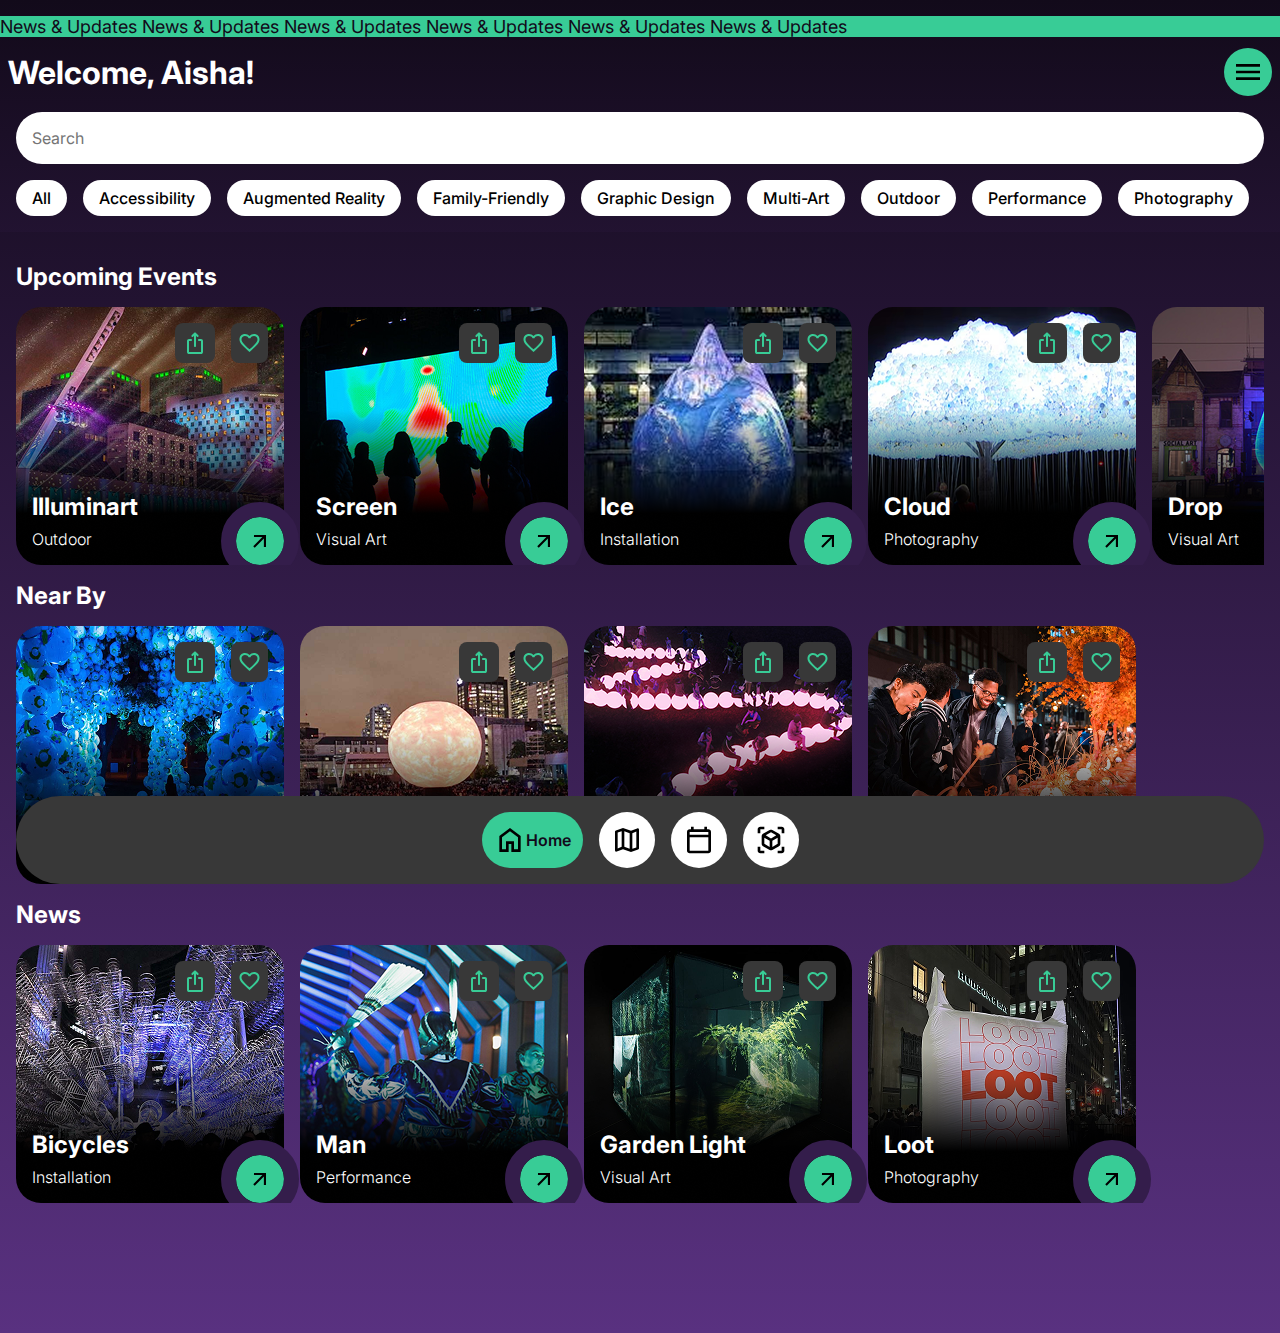
<file: index.html>
<!DOCTYPE html>
<html lang="en">
  <head>
    <meta charset="UTF-8" />
    <meta http-equiv="X-UA-Compatible" content="IE=edge" />
    <meta name="viewport" content="width=device-width, initial-scale=1.0" />
    <title>Nuit Blanche</title>
    <link rel="stylesheet" href="./styles/main.css" />
  </head>
  <body>
    <header>
      <div id="news-and-updates">
        <p>
          News & Updates News & Updates News & Updates News & Updates News &
          Updates News & Updates
        </p>
      </div>
      <section id="welcome">
        <h1>Welcome, Aisha!</h1>
        <div id="menu">
          <img src="./assets/icons/menu.svg" alt="menu" />
        </div>
      </section>
      <section class="search-bar">
        <div class="inputBox">
          <input type="text" placeholder="Search" />
          <div class="search-icon"></div>
        </div>
      </section>
      <section class="filter-menu">
        <ul>
          <li><a href="">All</a></li>
          <li><a href="">Accessibility</a></li>
          <li><a href="">Augmented Reality</a></li>
          <li><a href="">Family-Friendly</a></li>
          <li><a href="">Graphic Design</a></li>
          <li><a href="">Multi-Art</a></li>
          <li><a href="">Outdoor</a></li>
          <li><a href="">Performance</a></li>
          <li><a href="">Photography</a></li>
          <li><a href="">Visual Art</a></li>
        </ul>
      </section>
    </header>
    <nav>
      <ul>
        <li>
          <a href="" class="active"
            ><img src="./assets/icons/home.svg" alt="home" />Home</a
          >
        </li>
        <li>
          <a href=""><img src="./assets/icons/map.svg" alt="map" /></a>
        </li>
        <li>
          <a href="quiz.html"
            ><img src="./assets/icons/schedule.svg" alt="quiz"
          /></a>
        </li>
        <li>
          <a href=""
            ><img src="./assets/icons/ar.svg" alt="Augmented Reality"
          /></a>
        </li>
      </ul>
    </nav>
    <main id="home">
      <section class="upcoming-events">
        <h2>Upcoming Events</h2>
        <div class="events">
          <div class="event illuminart">
            <div class="buttons top">
              <a href=""><img src="./assets/icons/share.svg" alt="share" /></a>
              <a href=""
                ><img src="./assets/icons/favorite.svg" alt="favorite"
              /></a>
            </div>
            <div class="bottom">
              <div class="title-and-category">
                <h3>Illuminart</h3>
                <p>Outdoor</p>
              </div>
              <div class="view">
                <img src="./assets/icons/view.svg" alt="view" />
              </div>
            </div>
          </div>
          <div class="event screen">
            <div class="buttons top">
              <a href=""><img src="./assets/icons/share.svg" alt="share" /></a>
              <a href=""
                ><img src="./assets/icons/favorite.svg" alt="favorite"
              /></a>
            </div>
            <div class="bottom">
              <div class="title-and-category">
                <h3>Screen</h3>
                <p>Visual Art</p>
              </div>
              <div class="view">
                <img src="./assets/icons/view.svg" alt="view" />
              </div>
            </div>
          </div>
          <div class="event ice">
            <div class="buttons top">
              <a href=""><img src="./assets/icons/share.svg" alt="share" /></a>
              <a href=""
                ><img src="./assets/icons/favorite.svg" alt="favorite"
              /></a>
            </div>
            <div class="bottom">
              <div class="title-and-category">
                <h3>Ice</h3>
                <p>Installation</p>
              </div>
              <div class="view">
                <img src="./assets/icons/view.svg" alt="view" />
              </div>
            </div>
          </div>
          <div class="event cloud">
            <div class="buttons top">
              <a href=""><img src="./assets/icons/share.svg" alt="share" /></a>
              <a href=""
                ><img src="./assets/icons/favorite.svg" alt="favorite"
              /></a>
            </div>
            <div class="bottom">
              <div class="title-and-category">
                <h3>Cloud</h3>
                <p>Photography</p>
              </div>
              <div class="view">
                <img src="./assets/icons/view.svg" alt="view" />
              </div>
            </div>
          </div>
          <div class="event drop">
            <div class="buttons top">
              <a href=""><img src="./assets/icons/share.svg" alt="share" /></a>
              <a href=""
                ><img src="./assets/icons/favorite.svg" alt="favorite"
              /></a>
            </div>
            <div class="bottom">
              <div class="title-and-category">
                <h3>Drop</h3>
                <p>Visual Art</p>
              </div>
              <div class="view">
                <img src="./assets/icons/view.svg" alt="view" />
              </div>
            </div>
          </div>
        </div>
      </section>
      <section class="near-bys">
        <h2>Near By</h2>
        <div class="events">
          <div class="event bubble">
            <div class="buttons top">
              <a href=""><img src="./assets/icons/share.svg" alt="share" /></a>
              <a href=""
                ><img src="./assets/icons/favorite.svg" alt="favorite"
              /></a>
            </div>
            <div class="bottom">
              <div class="title-and-category">
                <h3>Bubble</h3>
                <p>Installation</p>
              </div>
              <div class="view">
                <img src="./assets/icons/view.svg" alt="view" />
              </div>
            </div>
          </div>
          <div class="event moon">
            <div class="buttons top">
              <a href=""><img src="./assets/icons/share.svg" alt="share" /></a>
              <a href=""
                ><img src="./assets/icons/favorite.svg" alt="favorite"
              /></a>
            </div>
            <div class="bottom">
              <div class="title-and-category">
                <h3>Moon</h3>
                <p>Installation</p>
              </div>
              <div class="view">
                <img src="./assets/icons/view.svg" alt="view" />
              </div>
            </div>
          </div>
          <div class="event bulbs">
            <div class="buttons top">
              <a href=""><img src="./assets/icons/share.svg" alt="share" /></a>
              <a href=""
                ><img src="./assets/icons/favorite.svg" alt="favorite"
              /></a>
            </div>
            <div class="bottom">
              <div class="title-and-category">
                <h3>Bulbs</h3>
                <p>Installation</p>
              </div>
              <div class="view">
                <img src="./assets/icons/view.svg" alt="view" />
              </div>
            </div>
          </div>
          <div class="event flower">
            <div class="buttons top">
              <a href=""><img src="./assets/icons/share.svg" alt="share" /></a>
              <a href=""
                ><img src="./assets/icons/favorite.svg" alt="favorite"
              /></a>
            </div>
            <div class="bottom">
              <div class="title-and-category">
                <h3>Flower</h3>
                <p>Photography</p>
              </div>
              <div class="view">
                <img src="./assets/icons/view.svg" alt="view" />
              </div>
            </div>
          </div>
        </div>
      </section>
      <section class="news">
        <h2>News</h2>
        <div class="events">
          <div class="event bicycles">
            <div class="buttons top">
              <a href=""><img src="./assets/icons/share.svg" alt="share" /></a>
              <a href=""
                ><img src="./assets/icons/favorite.svg" alt="favorite"
              /></a>
            </div>
            <div class="bottom">
              <div class="title-and-category">
                <h3>Bicycles</h3>
                <p>Installation</p>
              </div>
              <div class="view">
                <img src="./assets/icons/view.svg" alt="view" />
              </div>
            </div>
          </div>
          <div class="event man">
            <div class="buttons top">
              <a href=""><img src="./assets/icons/share.svg" alt="share" /></a>
              <a href=""
                ><img src="./assets/icons/favorite.svg" alt="favorite"
              /></a>
            </div>
            <div class="bottom">
              <div class="title-and-category">
                <h3>Man</h3>
                <p>Performance</p>
              </div>
              <div class="view">
                <img src="./assets/icons/view.svg" alt="view" />
              </div>
            </div>
          </div>
          <div class="event garden-light">
            <div class="buttons top">
              <a href=""><img src="./assets/icons/share.svg" alt="share" /></a>
              <a href=""
                ><img src="./assets/icons/favorite.svg" alt="favorite"
              /></a>
            </div>
            <div class="bottom">
              <div class="title-and-category">
                <h3>Garden Light</h3>
                <p>Visual Art</p>
              </div>
              <div class="view">
                <img src="./assets/icons/view.svg" alt="view" />
              </div>
            </div>
          </div>
          <div class="event loot">
            <div class="buttons top">
              <a href=""><img src="./assets/icons/share.svg" alt="share" /></a>
              <a href=""
                ><img src="./assets/icons/favorite.svg" alt="favorite"
              /></a>
            </div>
            <div class="bottom">
              <div class="title-and-category">
                <h3>Loot</h3>
                <p>Photography</p>
              </div>
              <div class="view">
                <img src="./assets/icons/view.svg" alt="view" />
              </div>
            </div>
          </div>
        </div>
      </section>
    </main>
  </body>
</html>
</file>
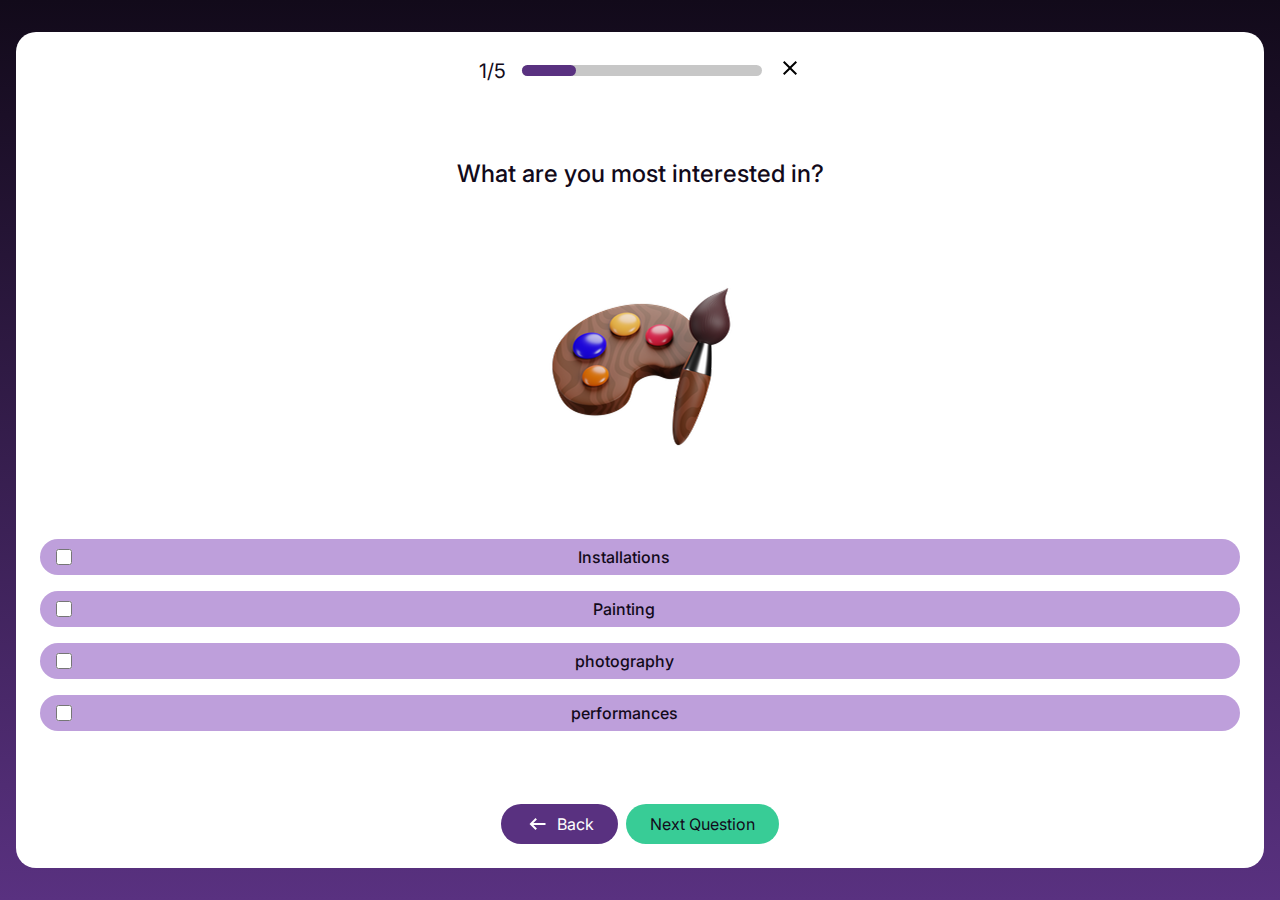
<file: quiz.html>
<!DOCTYPE html>
<html lang="en">
  <head>
    <meta charset="UTF-8" />
    <meta http-equiv="X-UA-Compatible" content="IE=edge" />
    <meta name="viewport" content="width=device-width, initial-scale=1.0" />
    <title>Nuit Blanche - Quiz</title>
    <link rel="stylesheet" href="./styles/quiz.css" />
  </head>
  <body>
    <main id="quiz">
      <header>
        <span class="step">1/5</span>
        <div class="progress-track">
          <div class="progress-bar"></div>
        </div>
        <a class="closeBtn" href="index.html">
          <img src="./assets/icons/close.svg" alt="" />
        </a>
      </header>

      <h1>What are you most interested in?</h1>
      <div class="imgBox">
        <img src="./assets/images/painting.png" alt="" />
      </div>
      <form>
        <div class="options">
          <div class="inputBox">
            <input type="checkbox" name="question1" id="installations" />
            <label for="installations">Installations</label>
          </div>
          <div class="inputBox">
            <input type="checkbox" name="question1" id="painting" />
            <label for="painting">Painting</label>
          </div>
          <div class="inputBox">
            <input type="checkbox" name="question1" id="photography" />
            <label for="photography">photography</label>
          </div>
          <div class="inputBox">
            <input type="checkbox" name="question1" id="performances" />
            <label for="performances">performances</label>
          </div>
        </div>
      </form>
      <div class="buttons">
        <a class="back" href="index.html"
          ><img src="./assets/icons/left.svg" />Back</a
        >
        <a class="next" href="quiz2.html">Next Question</a>
      </div>
    </main>
  </body>
</html>
</file>
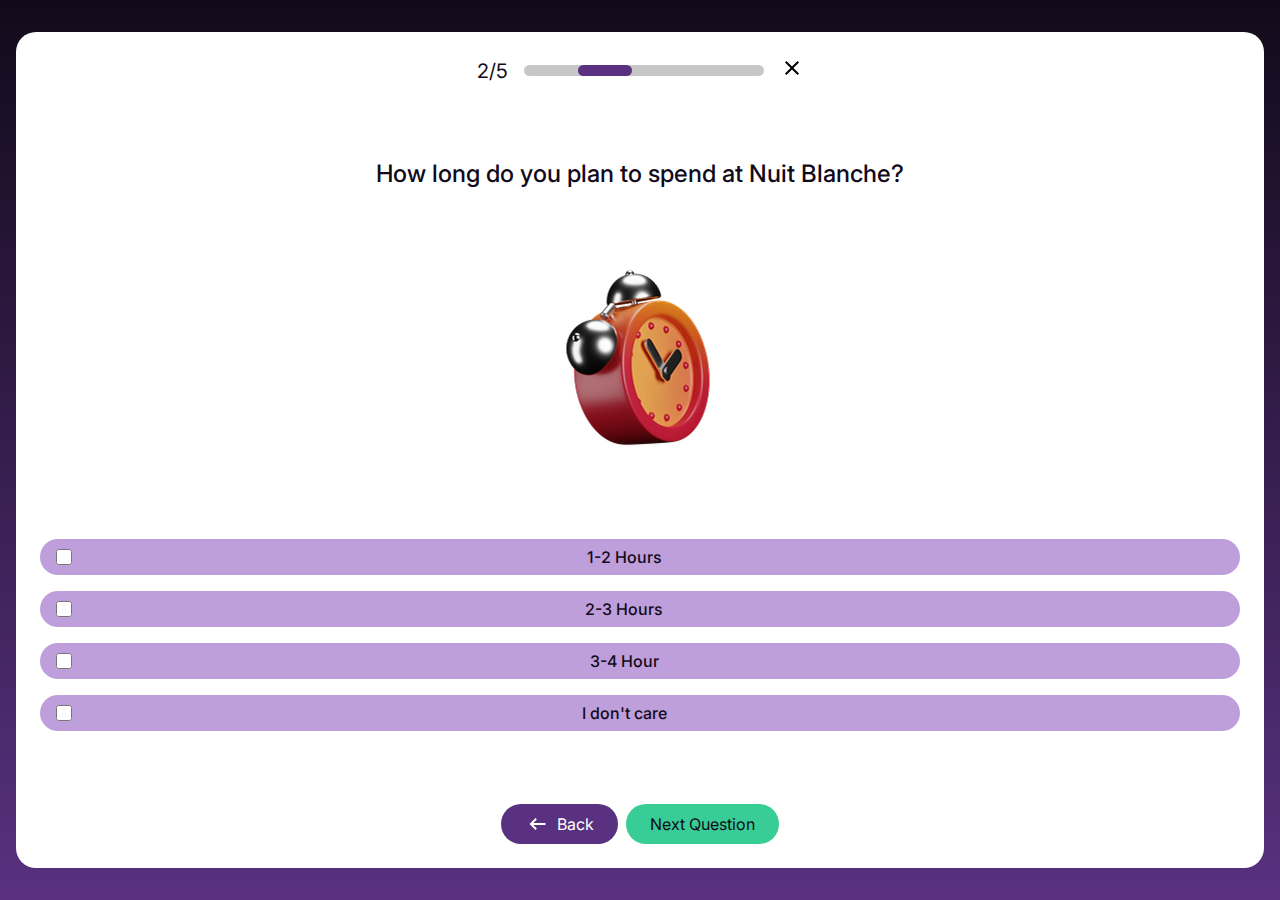
<file: quiz2.html>
<!DOCTYPE html>
<html lang="en">
  <head>
    <meta charset="UTF-8" />
    <meta http-equiv="X-UA-Compatible" content="IE=edge" />
    <meta name="viewport" content="width=device-width, initial-scale=1.0" />
    <title>Nuit Blanche - Quiz Question 2</title>
    <link rel="stylesheet" href="./styles/quiz.css" />
  </head>
  <body>
    <main id="quiz">
      <header>
        <span class="step">2/5</span>
        <div class="progress-track">
          <div class="progress-bar" style="left: 54px"></div>
        </div>
        <a class="closeBtn" href="index.html">
          <img src="./assets/icons/close.svg" alt="" />
        </a>
      </header>

      <h1>How long do you plan to spend at Nuit Blanche?</h1>
      <div class="imgBox">
        <img src="./assets/images/time.png" alt="time" />
      </div>
      <form>
        <div class="options">
          <div class="inputBox">
            <input type="checkbox" name="question2" id="oneToTwo" />
            <label for="oneToTwo">1-2 Hours</label>
          </div>
          <div class="inputBox">
            <input type="checkbox" name="question2" id="twoToThree" />
            <label for="twoToThree">2-3 Hours</label>
          </div>
          <div class="inputBox">
            <input type="checkbox" name="question2" id="threeToFour" />
            <label for="threeToFour">3-4 Hour</label>
          </div>
          <div class="inputBox">
            <input type="checkbox" name="question2" id="preferNot" />
            <label for="preferNot">I don't care</label>
          </div>
        </div>
      </form>
      <div class="buttons">
        <a class="back" href="quiz.html"
          ><img src="./assets/icons/left.svg" />Back</a
        >
        <a class="next" href="quiz3.html">Next Question</a>
      </div>
    </main>
  </body>
</html>
</file>
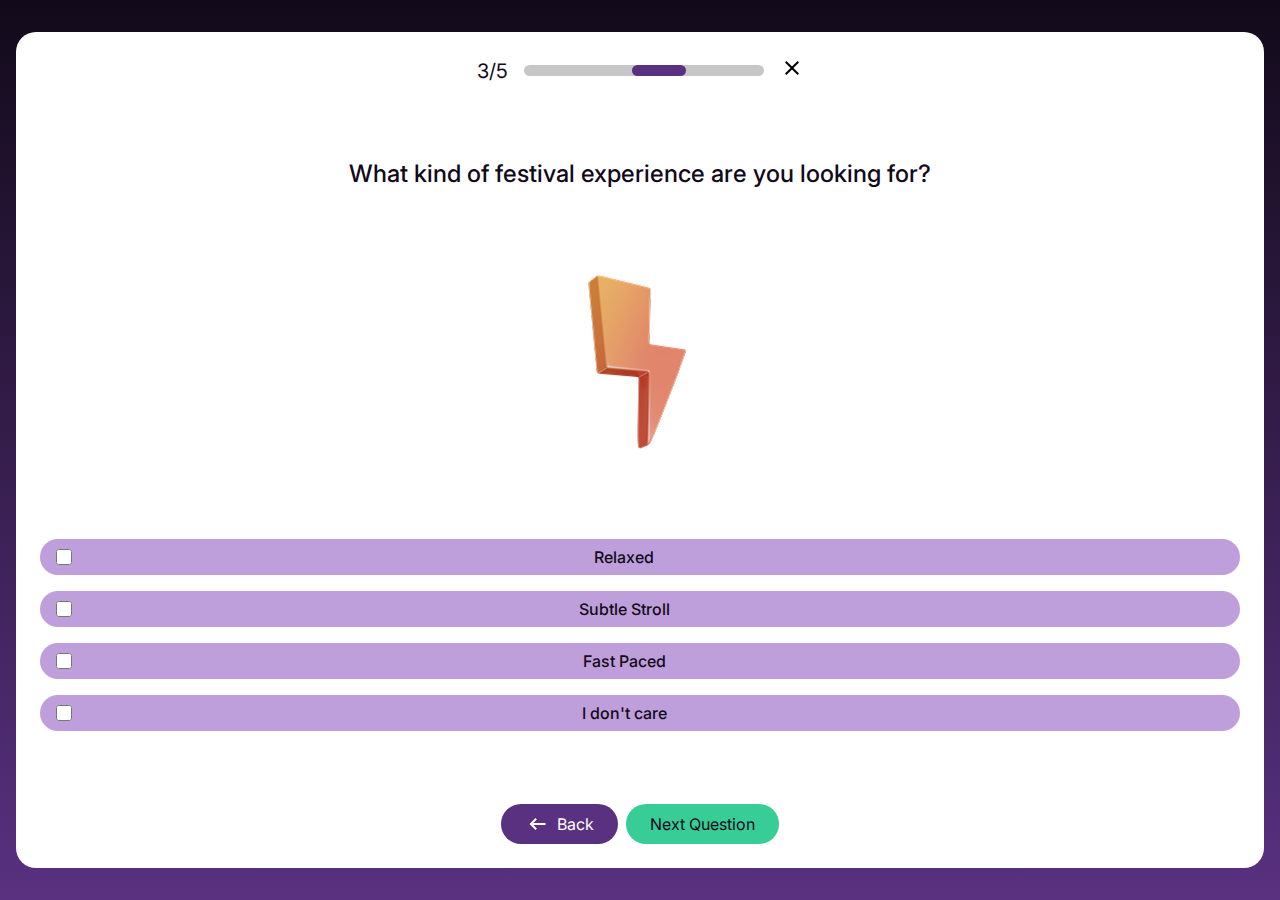
<file: quiz3.html>
<!DOCTYPE html>
<html lang="en">
  <head>
    <meta charset="UTF-8" />
    <meta http-equiv="X-UA-Compatible" content="IE=edge" />
    <meta name="viewport" content="width=device-width, initial-scale=1.0" />
    <title>Nuit Blanche - Quiz Question 3</title>
    <link rel="stylesheet" href="./styles/quiz.css" />
  </head>
  <body>
    <main id="quiz">
      <header>
        <span class="step">3/5</span>
        <div class="progress-track">
          <div class="progress-bar" style="left: 108px"></div>
        </div>
        <a class="closeBtn" href="index.html">
          <img src="./assets/icons/close.svg" alt="" />
        </a>
      </header>

      <h1>What kind of festival experience are you looking for?</h1>
      <div class="imgBox">
        <img src="./assets/images/festival_experience.png" alt="time" />
      </div>
      <form>
        <div class="options">
          <div class="inputBox">
            <input type="checkbox" name="question3" id="relaxed" />
            <label for="relaxed">Relaxed</label>
          </div>
          <div class="inputBox">
            <input type="checkbox" name="question3" id="subtleStroll" />
            <label for="subtleStroll">Subtle Stroll</label>
          </div>
          <div class="inputBox">
            <input type="checkbox" name="question3" id="fastPaced" />
            <label for="fastPaced">Fast Paced</label>
          </div>
          <div class="inputBox">
            <input type="checkbox" name="question3" id="preferNot" />
            <label for="preferNot">I don't care</label>
          </div>
        </div>
      </form>
      <div class="buttons">
        <a class="back" href="quiz2.html"
          ><img src="./assets/icons/left.svg" />Back</a
        >
        <a class="next" href="quiz4.html">Next Question</a>
      </div>
    </main>
  </body>
</html>
</file>
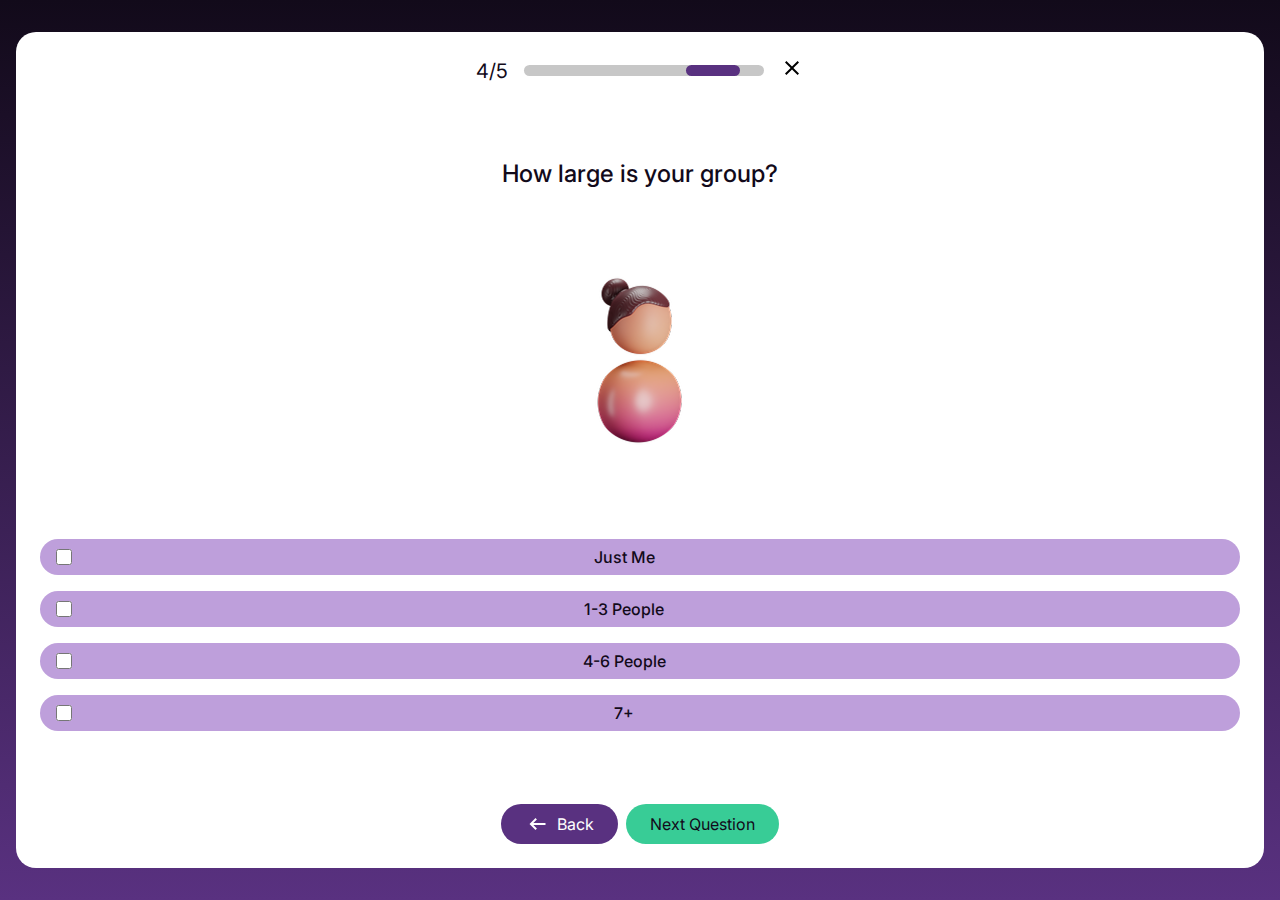
<file: quiz4.html>
<!DOCTYPE html>
<html lang="en">
  <head>
    <meta charset="UTF-8" />
    <meta http-equiv="X-UA-Compatible" content="IE=edge" />
    <meta name="viewport" content="width=device-width, initial-scale=1.0" />
    <title>Nuit Blanche - Quiz Question 4</title>
    <link rel="stylesheet" href="./styles/quiz.css" />
  </head>
  <body>
    <main id="quiz">
      <header>
        <span class="step">4/5</span>
        <div class="progress-track">
          <div class="progress-bar" style="left: 162px"></div>
        </div>
        <a class="closeBtn" href="index.html">
          <img src="./assets/icons/close.svg" alt="" />
        </a>
      </header>

      <h1>How large is your group?</h1>
      <div class="imgBox">
        <img src="./assets/images/group.png" alt="time" />
      </div>
      <form>
        <div class="options">
          <div class="inputBox">
            <input type="checkbox" name="question4" id="justMe" />
            <label for="justMe">Just Me</label>
          </div>
          <div class="inputBox">
            <input type="checkbox" name="question4" id="oneToThree" />
            <label for="oneToThree">1-3 People</label>
          </div>
          <div class="inputBox">
            <input type="checkbox" name="question4" id="fourToSix" />
            <label for="fourToSix">4-6 People</label>
          </div>
          <div class="inputBox">
            <input type="checkbox" name="question4" id="sevenPlus" />
            <label for="sevenPlus">7+</label>
          </div>
        </div>
      </form>
      <div class="buttons">
        <a class="back" href="quiz3.html"
          ><img src="./assets/icons/left.svg" />Back</a
        >
        <a class="next" href="quiz5.html">Next Question</a>
      </div>
    </main>
  </body>
</html>
</file>
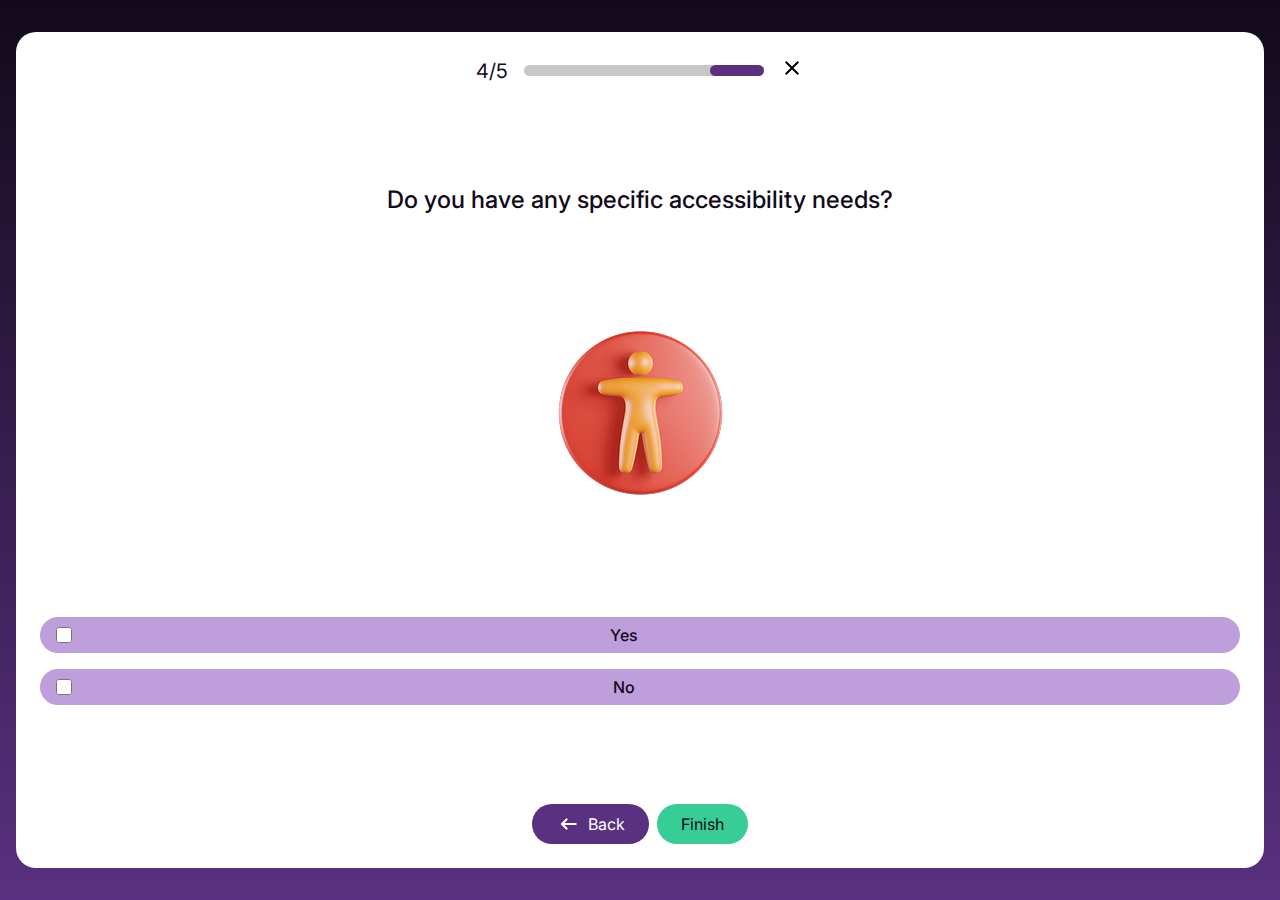
<file: quiz5.html>
<!DOCTYPE html>
<html lang="en">
  <head>
    <meta charset="UTF-8" />
    <meta http-equiv="X-UA-Compatible" content="IE=edge" />
    <meta name="viewport" content="width=device-width, initial-scale=1.0" />
    <title>Nuit Blanche - Quiz Question 5</title>
    <link rel="stylesheet" href="./styles/quiz.css" />
  </head>
  <body>
    <main id="quiz">
      <header>
        <span class="step">4/5</span>
        <div class="progress-track">
          <div class="progress-bar" style="left: auto; right: 0"></div>
        </div>
        <a class="closeBtn" href="index.html">
          <img src="./assets/icons/close.svg" alt="" />
        </a>
      </header>

      <h1>Do you have any specific accessibility needs?</h1>
      <div class="imgBox">
        <img src="./assets/images/accessibility.png" alt="time" />
      </div>
      <form>
        <div class="options">
          <div class="inputBox">
            <input type="checkbox" name="question5" id="yes" />
            <label for="yes">Yes</label>
          </div>
          <div class="inputBox">
            <input type="checkbox" name="question5" id="no" />
            <label for="no">No</label>
          </div>
        </div>
      </form>
      <div class="buttons">
        <a class="back" href="quiz4.html"
          ><img src="./assets/icons/left.svg" />Back</a
        >
        <a class="next" href="quiz5.html">Finish</a>
      </div>
    </main>
  </body>
</html>
</file>
<file: styles/main.css>
@import url("https://fonts.googleapis.com/css2?family=Inter:ital,opsz,wght@0,14..32,100..900;1,14..32,100..900&display=swap");

* {
  padding: 0;
  margin: 0;
  box-sizing: border-box;
}
:root {
  --primary-color: #593180;
  --secondary-color: #120a1a;
  --accent-color: #38cc96;
  --tertiary-color: #ffffff;
  --brownish-color: #383838;
}
body {
  font-family: "Inter", sans-serif;
  background: var(--secondary-color);
  background: linear-gradient(
    180deg,
    var(--secondary-color) 0%,
    var(--primary-color) 100%
  );
  color: var(--secondary-color);
}
nav {
  position: fixed;
  bottom: 16px;
  padding: 1rem 0;
  left: 16px;
  right: 16px;
  border-radius: 100px;
  z-index: 1000;
  background: var(--brownish-color);
}
nav ul {
  display: flex;
  justify-content: center;
  align-items: center;
  gap: 1rem;
}
nav ul li {
  list-style-type: none;
  padding: 0;
  border-radius: 100px;
  overflow: hidden;
}
nav ul li a {
  display: flex;
  align-items: center;
  justify-content: center;
  padding: 0.75rem;
  background: var(--tertiary-color);
  color: var(--secondary-color);
  text-decoration: none;
  font-family: "Inter", sans-serif;
  font-weight: 600;
}
nav ul li a.active {
  background: var(--accent-color);
}
header {
  padding: 1rem 0;
  position: fixed;
  top: 0;
  left: 0;
  z-index: 100;
  background: var(--secondary-color);
  background: linear-gradient(
    180deg,
    var(--secondary-color) 0%,
    var(--primary-color) 450%
  );
  width: 100vw;
}
#news-and-updates {
  background: var(--accent-color);
  font-size: 1.125rem;
  margin-bottom: 11px;
  overflow: hidden;
}
#news-and-updates p {
  animation: scroll-left 10s linear infinite;
  text-wrap: nowrap;
  color: var(--secondary-color);
}
#welcome {
  display: flex;
  padding: 0 0.5rem;
  justify-content: space-between;
}
#menu {
  width: 48px;
  height: 48px;
  background: var(--accent-color);
  display: flex;
  align-items: center;
  justify-content: center;
  border-radius: 100%;
}
h1 {
  color: var(--tertiary-color);
  display: grid;
  place-items: center;
}
.search-bar {
  padding: 1rem;
  position: relative;
}
.inputBox {
  width: 100%;
  height: 100%;
}
.inputBox input {
  width: 100%;
  height: 100%;
  padding: 1rem;
  border-radius: 100px;
  border: 0;
  outline: 0;
  font-size: 1rem;
  color: var(--secondary-color);
  font-family: "Inter", sans-serif;
}
.filter-menu {
  padding: 0 1rem;
}
.filter-menu ul {
  display: flex;
  flex-wrap: nowrap;
  overflow-y: auto;
  gap: 1rem;
}
.filter-menu ul::-webkit-scrollbar {
  display: none;
}
.filter-menu ul li {
  list-style-type: none;
  border-radius: 100px;
  display: block;
  overflow: hidden;
  padding: 0;
  flex-shrink: 0;
}
.filter-menu li a {
  display: block;
  padding: 0.5rem 1rem;
  width: 100%;
  height: 100%;
  background: var(--tertiary-color);
  color: black;
  font-size: 1rem;
  text-decoration: none;
  font-weight: 500;
}

/* Styling of the events */
main#home {
  display: flex;
  flex-direction: column;
  gap: 1rem;
  padding: 262px 1rem 130px;
  display: flex;
  flex-direction: column;
  gap: 1rem;
}
main > section {
  display: flex;
  flex-direction: column;
  gap: 1rem;
}
main h2 {
  color: var(--tertiary-color);
  font-weight: 700px;
}
.events {
  display: flex;
  gap: 1rem;
  flex-wrap: nowrap;
  overflow-x: auto;
}
.events::-webkit-scrollbar {
  display: none;
}
.events .event {
  flex-shrink: 0;
}
.events .event {
  width: 268px;
  height: 258px;
  border-radius: 25px;
  padding: 1rem;
  display: flex;
  flex-direction: column;
  justify-content: space-between;
  position: relative;
}
.events .event .buttons {
  align-self: flex-end;
  display: flex;
  gap: 1rem;
}
.events .event .buttons a {
  display: flex;
  justify-content: center;
  align-items: center;
  text-decoration: none;
  padding: 0.5rem;
  border-radius: 8px;
  background: var(--brownish-color);
}
.events .bottom {
  color: var(--tertiary-color);
}
.event h3 {
  font-size: 1.5rem;
  font-weight: 700;
  font-family: "Inter", sans-serif;
  margin-bottom: 0.5rem;
}
.event .bottom p {
  font-family: "Inter", sans-serif;
  font-weight: 300;
  font-size: 1rem;
}
.event .view {
  position: absolute;
  right: 0;
  bottom: 0;
  border-radius: 100%;
  outline: 15px solid #341d4b;
  display: flex;
  justify-content: center;
  align-items: center;
  padding: 0.75rem;
  background: var(--accent-color);
}
.events .event.illuminart {
  background: url("../assets/images/illuminart.png");
}
.events .event.screen {
  background: url("../assets/images/screen.png");
}
.events .event.ice {
  background: url("../assets/images/ice.png");
}
.events .event.cloud {
  background: url("../assets/images/cloud.png");
}
.events .event.drop {
  background: url("../assets/images/drop.png");
}
.events .event.bubble {
  background: url("../assets/images/bubble.png");
}
.events .event.moon {
  background: url("../assets/images/moon.png");
}
.events .event.bulbs {
  background: url("../assets/images/bulbs.png");
}
.events .event.flower {
  background: url("../assets/images/flower.png");
}
.events .event.bicycles {
  background: url("../assets/images/bicycle.png");
}
.events .event.man {
  background: url("../assets/images/man.png");
}
.events .event.garden-light {
  background: url("../assets/images/garden_light.png");
}
.events .event.loot {
  background: url("../assets/images/loot.png");
}

@keyframes scroll-left {
  0% {
    transform: translateX(0);
  }
  100% {
    transform: translateX(-100%);
  }
}

/* Styling of the quiz page */
main#quiz {
  padding: 1rem;
  width: calc(100vw - 2rem);
  height: calc(100vh - 2rem);
  margin: auto;
  background: var(--tertiary-color);
  border-radius: 20px;
}
</file>
<file: styles/quiz.css>
@import url("https://fonts.googleapis.com/css2?family=Inter:ital,opsz,wght@0,14..32,100..900;1,14..32,100..900&display=swap");

* {
  padding: 0;
  margin: 0;
  box-sizing: border-box;
}
:root {
  --primary-color: #593180;
  --secondary-color: #120a1a;
  --accent-color: #38cc96;
  --tertiary-color: #ffffff;
  --brownish-color: #383838;
}
body {
  font-family: "Inter", sans-serif;
  background: var(--secondary-color);
  background: linear-gradient(
    180deg,
    var(--secondary-color) 0%,
    var(--primary-color) 100%
  );
  color: var(--secondary-color);
  padding: 2rem 1rem;
}
main#quiz {
  padding: 1.5rem;
  width: calc(100vw - 2rem);
  height: calc(100vh - 4rem);
  margin: auto;
  background: var(--tertiary-color);
  border-radius: 20px;
  display: flex;
  flex-direction: column;
  justify-content: space-between;
  align-items: center;
}
main#quiz header {
  font-size: 1.25rem;
  display: flex;
  gap: 1rem;
  align-items: center;
  justify-content: space-between;
}
main#quiz header .progress-track {
  flex-basis: 100%;
  height: 11px;
  width: 240px;
  border-radius: 5.5px;
  background: #c7c7c7;
  position: relative;
}
main#quiz header .progress-track .progress-bar {
  position: absolute;
  top: 0;
  left: 0;
  background: var(--primary-color);
  border-radius: 5.5px;
  height: 100%;
  width: 54px;
}
main#quiz header a {
  display: block;
  text-decoration: none;
}
main#quiz h1 {
  font-size: 1.5rem;
  font-weight: 500;
}
main#quiz form {
  width: 100%;
}
main#quiz form .options {
  display: flex;
  flex-direction: column;
  gap: 1rem;
}
main#quiz form .options .inputBox {
  width: 100%;
  border-radius: 100px;
  padding: 0.5rem 1rem;
  align-items: center;
  background: #be9fdb;
  display: flex;
}
main#quiz input {
  display: block;
  width: 1rem;
  height: 1rem;
}
.inputBox label {
  display: block;
  height: 100%;
  width: calc(100% - 4rem);
  text-align: center;
  font-weight: 500;
}
main#quiz .inputBox:has(input:checked) {
  background: var(--primary-color);
}
.buttons {
  display: flex;
  justify-content: space-between;
  gap: 0.5rem;
}
.buttons a {
  padding: 0.5rem 1.5rem;
  display: flex;
  justify-content: space-between;
  align-items: center;
  text-decoration: none;
  border-radius: 100px;
}
.buttons a.back img {
  margin-right: 0.4rem;
}
.buttons a.back {
  background: var(--primary-color);
  color: var(--tertiary-color);
}
.buttons a.next {
  background: var(--accent-color);
  color: var(--secondary-color);
}
</file>
